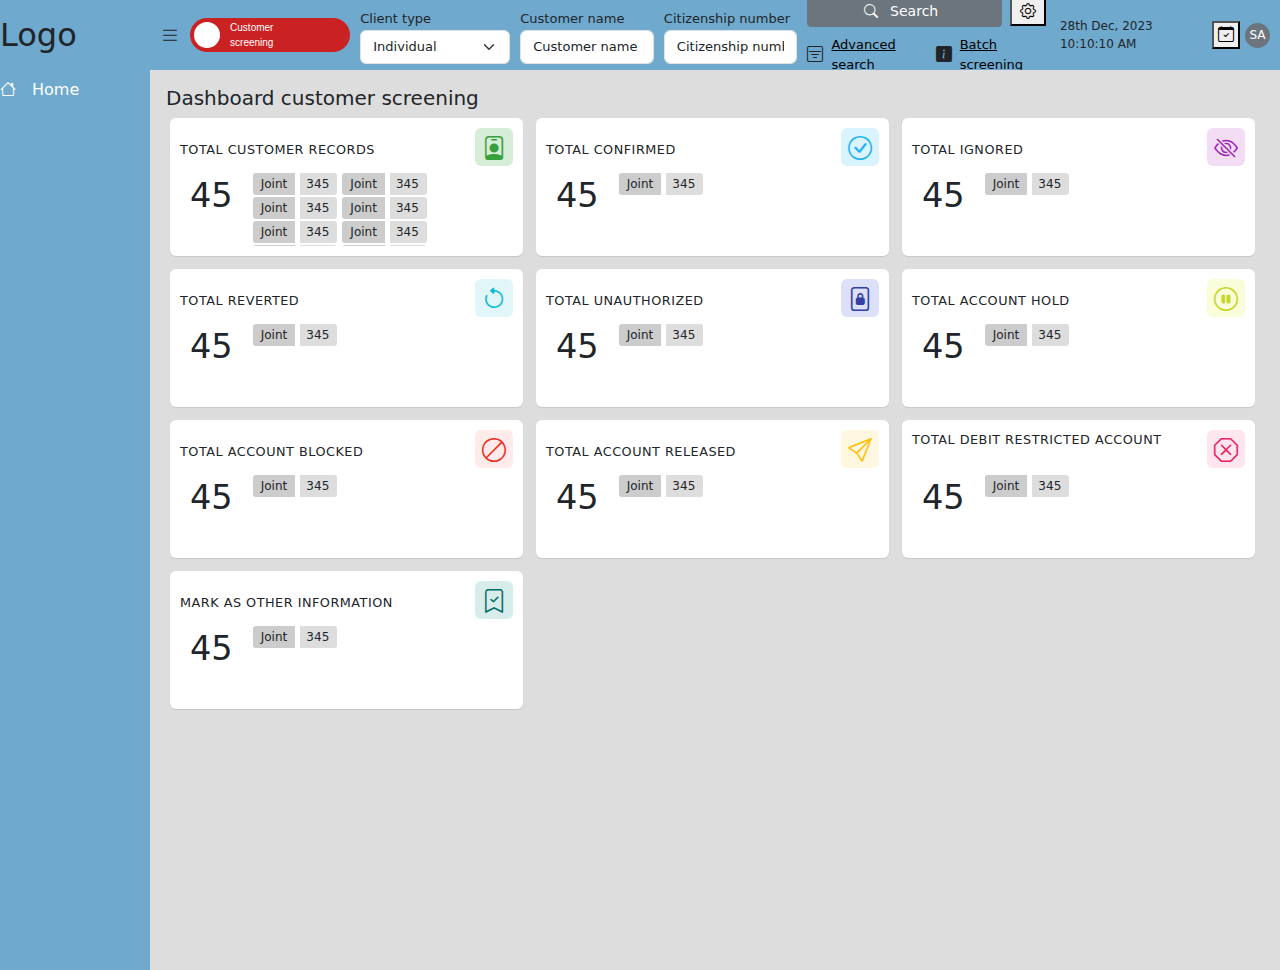
<file: index.html>
<!DOCTYPE html>
<html lang="en">
  <head>
    <meta charset="UTF-8" />
    <meta name="viewport" content="width=device-width, initial-scale=1.0" />
    <title>Freelance</title>

    <!-- Bootstrap CDN -->
    <link
      href="https://cdn.jsdelivr.net/npm/bootstrap@5.3.2/dist/css/bootstrap.min.css"
      rel="stylesheet"
    />

    <!-- Bootstrap icons -->
    <link
      rel="stylesheet"
      href="https://cdn.jsdelivr.net/npm/bootstrap-icons@1.11.2/font/bootstrap-icons.min.css"
    />

    <!-- stylesheet -->
    <link rel="stylesheet" href="css/style.css" />

    <!-- responsive css -->
    <link rel="stylesheet" href="css/responsive.css" />
  </head>
  <body>
    <div class="wrapper">
      <!-- side bar-->
      <nav id="sidebar-wrapper">
        <h2 class="logo">Logo</h2>
        <ul class="sidebar-nav">
          <li>
            <a href="#" class="d-flex gap-3 align-items-center">
              <i class="bi bi-house"></i>
              <span class="nav-title">Home</span></a
            >
          </li>
        </ul>
      </nav>

      <!-- content -->
      <div id="content-wrapper">
        <!-- header starts here-->
        <header>
          <!-- hamburger menu -->
          <i class="bi bi-list" id="menu" style="font-size: 20px"></i>
          <!-- switch starts-->
          <label class="switch">
            <input type="checkbox" id="switch-input" />
            <div class="slider round">
              <!--ADDED HTML -->
              <span class="on">Customer search</span>
              <span class="off">Customer screening</span
              ><!--END-->
            </div>
          </label>
          <!-- switch ends -->

          <!-- form section starts -->
          <div class="select-form">
            <label for="client">Client type</label>
            <select class="form-select" aria-label="Default select example">
              <option value="1">Individual</option>
              <option value="2">Multiple</option>
              <option value="3">Three</option>
            </select>
          </div>

          <div class="cust-form">
            <label for="cust-name">Customer name</label>
            <input
              class="form-control"
              type="text"
              value="Customer name"
              aria-label="customer name"
              readonly
            />
          </div>

          <div class="ctzn">
            <label for="cust-name">Citizenship number</label>
            <input
              class="form-control"
              type="text"
              value="Citizenship number"
              aria-label="Citizenship number"
              readonly
            />
          </div>

          <!-- search button -->
          <div class="search-section">
            <div class="d-flex align-items-center column-gap-2 mb-2">
              <button
                type="button"
                class="btn btn-secondary btn-sm px-4"
                style="width: 195px"
              >
                <i class="bi bi-search"></i>
                <span class="mx-2">Search</span>
              </button>
              <button class="px-2"><i class="bi bi-gear"></i></button>
            </div>

            <div class="d-flex gap-2">
              <div class="d-flex align-items-center gap-2">
                <i class="bi bi-filter-square"></i>
                <a href="#" class="fw-light adv-search-btn"
                  ><p style="font-size: small">Advanced search</p></a
                >
              </div>
              <div class="d-flex align-items-center gap-2">
                <i class="bi bi-info-square-fill"></i>
                <a href="#" class="fw-light"
                  ><p style="font-size: small">Batch screening</p></a
                >
              </div>
            </div>
          </div>
          <!-- form section ends  -->

          <!-- user section -->
          <div class="user-section">
            <div class="date-time">
              <span style="font-size: 12px">28th Dec, 2023 10:10:10 AM</span>
              <button class="px-1"><i class="bi bi-calendar-check"></i></button>
              <div class="user-inititals" id="user-name">
                <p>SA</p>
              </div>
            </div>

            <!-- user details -->
            <div class="hide" id="user-details">
              <div class="user">
                <div class="user-inititals">
                  <p>SA</p>
                </div>
                <div>
                  <h5>Super Admin</h5>
                  <p>superadmin@digitalagenepal.com</p>
                </div>
              </div>

              <div class="user d-flex flex-column row-gap-2">
                <div class="d-flex column-gap-4 align-items-center">
                  <i class="bi bi-gear"></i>
                  <a href="#">Profile</a>
                </div>
                <div class="d-flex column-gap-4 align-items-center">
                  <i class="bi bi-info-circle-fill"></i>
                  <a href="#">About CFPDS</a>
                </div>
              </div>

              <div class="user d-flex column-gap-4">
                <i class="bi bi-box-arrow-right"></i>
                <a href="#">Logout</a>
              </div>
            </div>
          </div>

          <!-- right hamburger menu -->

          <!-- offcanvas -->
          <nav class="navbar offcanvas-sidebar p-0">
            <div class="container-fluid">
              <div
                type="button"
                data-bs-toggle="offcanvas"
                data-bs-target="#offcanvasNavbar"
                aria-controls="offcanvasNavbar"
                aria-label="Toggle navigation"
              >
                <i
                  class="bi bi-list"
                  id="right-menu"
                  style="cursor: pointer; font-size: 20px"
                ></i>
              </div>
              <div
                class="offcanvas offcanvas-end"
                tabindex="-1"
                id="offcanvasNavbar"
                aria-labelledby="offcanvasNavbarLabel"
              >
                <div class="offcanvas-header">
                  <div
                    class="mob-date-time d-flex flex-row-reverse column-gap-2"
                  >
                    <span style="font-size: 12px"
                      >28th Dec, 2023 10:10:10 AM</span
                    >
                    <button class="px-1">
                      <i class="bi bi-calendar-check"></i>
                    </button>
                    <div class="user-inititals" id="user-name">
                      <p>SA</p>
                    </div>
                  </div>
                  <button
                    style="display: flex; margin-left: auto"
                    type="button"
                    class="btn-close"
                    data-bs-dismiss="offcanvas"
                    aria-label="Close"
                  ></button>
                </div>
                <div class="offcanvas-body">
                  <div class="row">
                    <div class="col-6">
                      <div class="mob-select-form">
                        <label for="client">Client type</label>
                        <select
                          class="form-select"
                          aria-label="Default select example"
                        >
                          <option value="1">Individual</option>
                          <option value="2">Multiple</option>
                          <option value="3">Three</option>
                        </select>
                      </div>
                    </div>

                    <div class="col-6">
                      <div class="mob-cust-form">
                        <label for="cust-name">Customer name</label>
                        <input
                          class="form-control"
                          type="text"
                          value="Customer name"
                          aria-label="customer name"
                          readonly
                        />
                      </div>
                    </div>

                    <div class="col-6">
                      <div class="mob-ctzn">
                        <label for="cust-name">Citizenship number</label>
                        <input
                          class="form-control"
                          type="text"
                          value="Citizenship number"
                          aria-label="Citizenship number"
                          readonly
                        />
                      </div>
                    </div>

                    <div class="col-6">
                      <button
                        type="button"
                        class="btn btn-secondary btn-sm px-4 my-2"
                        style="width: 100%"
                      >
                        <i class="bi bi-search"></i>
                        <span class="mx-2">Search</span>
                      </button>
                      <div class="d-flex align-items-center gap-2">
                        <i class="bi bi-filter-square"></i>
                        <a href="#" class="fw-light adv-search-btn"
                          ><p style="font-size: small">Advanced search</p></a
                        >
                      </div>
                    </div>
                  </div>
                </div>
              </div>
            </div>
          </nav>
          <!-- offcanvas ends -->
        </header>
        <!-- header ends here-->

        <div class="content">
          <!-- Dashboard customer screening starts-->
          <div id="customer-screening">
            <h5>Dashboard customer screening</h5>

            <!-- card box start -->
            <div class="cards">
              <div class="container-fluid">
                <div class="row">
                  <!-- first box -->
                  <div class="col-md-4 col-sm-4 col-xs-12 gx-2 gy-2">
                    <div class="info-block">
                      <div class="d-flex">
                        <div
                          class="flex-grow-1 align-self-center info-block-title"
                        >
                          Total Customer Records
                        </div>
                        <div
                          class="info-icon"
                          style="color: #389f3d; background-color: #d6edd8"
                        >
                          <i class="bi bi-person-badge"></i>
                        </div>
                      </div>

                      <div class="pill-count">45</div>
                      <div class="pill-holder">
                        <div class="info-pill">
                          <div class="info-pill-title">Joint</div>
                          <div class="info-pill-count">345</div>
                        </div>

                        <div class="info-pill">
                          <div class="info-pill-title">Joint</div>
                          <div class="info-pill-count">345</div>
                        </div>
                        <div class="info-pill">
                          <div class="info-pill-title">Joint</div>
                          <div class="info-pill-count">345</div>
                        </div>
                        <div class="info-pill">
                          <div class="info-pill-title">Joint</div>
                          <div class="info-pill-count">345</div>
                        </div>
                        <div class="info-pill">
                          <div class="info-pill-title">Joint</div>
                          <div class="info-pill-count">345</div>
                        </div>
                        <div class="info-pill">
                          <div class="info-pill-title">Joint</div>
                          <div class="info-pill-count">345</div>
                        </div>
                        <div class="info-pill">
                          <div class="info-pill-title">Joint</div>
                          <div class="info-pill-count">345</div>
                        </div>
                        <div class="info-pill">
                          <div class="info-pill-title">Joint</div>
                          <div class="info-pill-count">345</div>
                        </div>
                        <div class="info-pill">
                          <div class="info-pill-title">Joint</div>
                          <div class="info-pill-count">345</div>
                        </div>
                        <div class="info-pill">
                          <div class="info-pill-title">Joint</div>
                          <div class="info-pill-count">345</div>
                        </div>
                        <div class="info-pill">
                          <div class="info-pill-title">Joint</div>
                          <div class="info-pill-count">345</div>
                        </div>
                        <div class="info-pill">
                          <div class="info-pill-title">Joint</div>
                          <div class="info-pill-count">345</div>
                        </div>
                        <div class="info-pill">
                          <div class="info-pill-title">Joint</div>
                          <div class="info-pill-count">345</div>
                        </div>
                        <div class="info-pill">
                          <div class="info-pill-title">Joint</div>
                          <div class="info-pill-count">345</div>
                        </div>
                        <div class="info-pill">
                          <div class="info-pill-title">Joint</div>
                          <div class="info-pill-count">345</div>
                        </div>
                        <div class="info-pill">
                          <div class="info-pill-title">Joint</div>
                          <div class="info-pill-count">345</div>
                        </div>
                        <div class="info-pill">
                          <div class="info-pill-title">Joint</div>
                          <div class="info-pill-count">345</div>
                        </div>
                        <div class="info-pill">
                          <div class="info-pill-title">Joint</div>
                          <div class="info-pill-count">345</div>
                        </div>
                        <div class="info-pill">
                          <div class="info-pill-title">Joint</div>
                          <div class="info-pill-count">345</div>
                        </div>
                      </div>
                    </div>
                  </div>

                  <!-- second box -->
                  <div class="col-md-4 col-sm-4 col-xs-12 gx-2 gy-2">
                    <div class="info-block">
                      <div class="d-flex">
                        <div
                          class="flex-grow-1 align-self-center info-block-title"
                        >
                          Total Confirmed
                        </div>
                        <div
                          class="info-icon"
                          style="color: #1fb2f3; background-color: #daf4ff"
                        >
                          <i class="bi bi-check-circle"></i>
                        </div>
                      </div>

                      <div class="pill-count">45</div>
                      <div class="pill-holder">
                        <div class="info-pill">
                          <div class="info-pill-title">Joint</div>
                          <div class="info-pill-count">345</div>
                        </div>
                      </div>
                    </div>
                  </div>

                  <!-- third box -->
                  <div class="col-md-4 col-sm-4 col-xs-12 gx-2 gy-2">
                    <div class="info-block">
                      <div class="d-flex">
                        <div
                          class="flex-grow-1 align-self-center info-block-title"
                        >
                          Total Ignored
                        </div>
                        <div
                          class="info-icon"
                          style="color: #9d27b0; background-color: #f3ddf5"
                        >
                          <i class="bi bi-eye-slash"></i>
                        </div>
                      </div>

                      <div class="pill-count">45</div>
                      <div class="pill-holder">
                        <div class="info-pill">
                          <div class="info-pill-title">Joint</div>
                          <div class="info-pill-count">345</div>
                        </div>
                      </div>
                    </div>
                  </div>

                  <!-- 4th box -->
                  <div class="col-md-4 col-sm-4 col-xs-12 gx-2 gy-2">
                    <div class="info-block">
                      <div class="d-flex">
                        <div
                          class="flex-grow-1 align-self-center info-block-title"
                        >
                          Total Reverted
                        </div>
                        <div
                          class="info-icon"
                          style="color: #01bcd7; background-color: #e0f6f9"
                        >
                          <i class="bi bi-arrow-counterclockwise"></i>
                        </div>
                      </div>

                      <div class="pill-count">45</div>
                      <div class="pill-holder">
                        <div class="info-pill">
                          <div class="info-pill-title">Joint</div>
                          <div class="info-pill-count">345</div>
                        </div>
                      </div>
                    </div>
                  </div>

                  <!-- 5th box-->
                  <div class="col-md-4 col-sm-4 col-xs-12 gx-2 gy-2">
                    <div class="info-block">
                      <div class="d-flex">
                        <div
                          class="flex-grow-1 align-self-center info-block-title"
                        >
                          Total Unauthorized
                        </div>
                        <div
                          class="info-icon"
                          style="color: #3141a4; background-color: #dce0f9"
                        >
                          <i class="bi bi-file-lock2"></i>
                        </div>
                      </div>

                      <div class="pill-count">45</div>
                      <div class="pill-holder">
                        <div class="info-pill">
                          <div class="info-pill-title">Joint</div>
                          <div class="info-pill-count">345</div>
                        </div>
                      </div>
                    </div>
                  </div>

                  <!-- 6th box -->
                  <div class="col-md-4 col-sm-4 col-xs-12 gx-2 gy-2">
                    <div class="info-block">
                      <div class="d-flex">
                        <div
                          class="flex-grow-1 align-self-center info-block-title"
                        >
                          Total Account Hold
                        </div>
                        <div
                          class="info-icon"
                          style="color: #c5d626; background-color: #fafdd9"
                        >
                          <i class="bi bi-pause-circle"></i>
                        </div>
                      </div>

                      <div class="pill-count">45</div>
                      <div class="pill-holder">
                        <div class="info-pill">
                          <div class="info-pill-title">Joint</div>
                          <div class="info-pill-count">345</div>
                        </div>
                      </div>
                    </div>
                  </div>

                  <!-- 7th box -->
                  <div class="col-md-4 col-sm-4 col-xs-12 gx-2 gy-2">
                    <div class="info-block">
                      <div class="d-flex">
                        <div
                          class="flex-grow-1 align-self-center info-block-title"
                        >
                          Total Account Blocked
                        </div>
                        <div
                          class="info-icon"
                          style="color: #ee2d20; background-color: #ffebea"
                        >
                          <i class="bi bi-ban"></i>
                        </div>
                      </div>

                      <div class="pill-count">45</div>
                      <div class="pill-holder">
                        <div class="info-pill">
                          <div class="info-pill-title">Joint</div>
                          <div class="info-pill-count">345</div>
                        </div>
                      </div>
                    </div>
                  </div>

                  <!-- 8th box -->
                  <div class="col-md-4 col-sm-4 col-xs-12 gx-2 gy-2">
                    <div class="info-block">
                      <div class="d-flex">
                        <div
                          class="flex-grow-1 align-self-center info-block-title"
                        >
                          Total Account Released
                        </div>
                        <div
                          class="info-icon"
                          style="color: #ffc108; background-color: #fff7df"
                        >
                          <i class="bi bi-send"></i>
                        </div>
                      </div>

                      <div class="pill-count">45</div>
                      <div class="pill-holder">
                        <div class="info-pill">
                          <div class="info-pill-title">Joint</div>
                          <div class="info-pill-count">345</div>
                        </div>
                      </div>
                    </div>
                  </div>

                  <!-- 9th box -->
                  <div class="col-md-4 col-sm-4 col-xs-12 gx-2 gy-2">
                    <div class="info-block">
                      <div class="d-flex">
                        <div class="flex-grow-1 info-block-title">
                          Total Debit Restricted Account
                        </div>
                        <div
                          class="info-icon"
                          style="color: #ea2063; background-color: #ffe6ee"
                        >
                          <i class="bi bi-x-octagon"></i>
                        </div>
                      </div>

                      <div class="pill-count">45</div>
                      <div class="pill-holder">
                        <div class="info-pill">
                          <div class="info-pill-title">Joint</div>
                          <div class="info-pill-count">345</div>
                        </div>
                      </div>
                    </div>
                  </div>

                  <!-- 10th box -->
                  <div class="col-md-4 col-sm-4 col-xs-12 gx-2 gy-2">
                    <div class="info-block">
                      <div class="d-flex">
                        <div
                          class="flex-grow-1 align-self-center info-block-title"
                        >
                          Mark As Other Information
                        </div>
                        <div
                          class="info-icon"
                          style="color: #037066; background-color: #d7edeb"
                        >
                          <i class="bi bi-bookmark-check"></i>
                        </div>
                      </div>

                      <div class="pill-count">45</div>
                      <div class="pill-holder">
                        <div class="info-pill">
                          <div class="info-pill-title">Joint</div>
                          <div class="info-pill-count">345</div>
                        </div>
                      </div>
                    </div>
                  </div>
                </div>
              </div>
            </div>
            <!-- card box ends -->
          </div>
          <!-- Dashboard customer screening ends-->

          <!-- Dashboard customer search starts-->
          <div id="customer-search" class="hide">
            <h5>Dashboard customer search</h5>
          </div>
          <!-- Dashboard customer search ends-->

          <!-- Advanced search form -->
          <div id="adv-search" class="hide">
            <div class="container-fluid">
              <div class="row">
                <div class="col-12 col-sm-6 col-md-3">
                  <label for="code">Screening code</label>
                  <input
                    class="form-control form-control-lg"
                    type="text"
                    placeholder="Screening code"
                  />
                </div>
                <div class="col-12 col-sm-6 col-md-3">
                  <label for="code">Minimum percentage tolerance</label>
                  <input
                    class="form-control form-control-lg"
                    type="text"
                    placeholder="Minimum percentage tolerance"
                  />
                </div>
                <div class="col-12 col-sm-6 col-md-3">
                  <label for="code">Country</label>
                  <input
                    class="form-control form-control-lg"
                    type="text"
                    placeholder="Country"
                  />
                </div>
                <div class="col-12 col-sm-6 col-md-3">
                  <label for="code">Spouse name</label>
                  <input
                    class="form-control form-control-lg"
                    type="text"
                    placeholder="Spouse name"
                  />
                </div>
              </div>

              <div class="row">
                <div class="col-12 col-sm-6 col-md-3">
                  <label for="code">Father name</label>
                  <input
                    class="form-control form-control-lg"
                    type="text"
                    placeholder="Father name"
                  />
                </div>
                <div class="col-12 col-sm-6 col-md-3">
                  <label for="code">Minimum percentage tolerance</label>
                  <input
                    class="form-control form-control-lg"
                    type="text"
                    placeholder="Minimum percentage tolerance"
                  />
                </div>
                <div class="col-12 col-sm-6 col-md-3">
                  <label for="code">Country</label>
                  <input
                    class="form-control form-control-lg"
                    type="text"
                    placeholder="Country"
                  />
                </div>
                <div class="col-12 col-sm-6 col-md-3">
                  <label for="code">Spouse name</label>
                  <input
                    class="form-control form-control-lg"
                    type="text"
                    placeholder="Spouse name"
                  />
                </div>
              </div>

              <div class="row">
                <div class="col-12 col-sm-6 col-md-3">
                  <label for="code">Screening code</label>
                  <input
                    class="form-control form-control-lg"
                    type="text"
                    placeholder="Screening code"
                  />
                </div>
                <div class="col-12 col-sm-6 col-md-3">
                  <label for="code">Minimum percentage tolerance</label>
                  <input
                    class="form-control form-control-lg"
                    type="text"
                    placeholder="Minimum percentage tolerance"
                  />
                </div>
                <div class="col-12 col-sm-6 col-md-3">
                  <label for="code">Country</label>
                  <input
                    class="form-control form-control-lg"
                    type="text"
                    placeholder="Country"
                  />
                </div>
                <div class="col-12 col-sm-6 col-md-3">
                  <label for="code">Spouse name</label>
                  <input
                    class="form-control form-control-lg"
                    type="text"
                    placeholder="Spouse name"
                  />
                </div>
              </div>

              <div class="row">
                <div class="col-12 col-sm-6 col-md-3">
                  <label for="code">Screening code</label>
                  <input
                    class="form-control form-control-lg"
                    type="text"
                    placeholder="Screening code"
                  />
                </div>
                <div class="col-12 col-sm-6 col-md-3">
                  <label for="code">Minimum percentage tolerance</label>
                  <input
                    class="form-control form-control-lg"
                    type="text"
                    placeholder="Minimum percentage tolerance"
                  />
                </div>
                <div class="col-12 col-sm-6 col-md-3">
                  <label for="code">Country</label>
                  <input
                    class="form-control form-control-lg"
                    type="text"
                    placeholder="Country"
                  />
                </div>
                <div class="col-12 col-sm-6 col-md-3">
                  <label for="code">Spouse name</label>
                  <input
                    class="form-control form-control-lg"
                    type="text"
                    placeholder="Spouse name"
                  />
                </div>
              </div>

              <div class="d-flex column-gap-2 justify-content-end mt-4">
                <button class="btn btn-secondary">Search</button>
                <button class="btn btn-secondary">Reset</button>
              </div>
            </div>
          </div>
          <!-- advanced search form ends -->
        </div>
        <!-- content ends -->
      </div>
    </div>
    <!-- wrapper ends -->

    <!-- Bootstrap CDN -->
    <script src="https://cdn.jsdelivr.net/npm/bootstrap@5.3.2/dist/js/bootstrap.bundle.min.js"></script>

    <!-- jQuery CDN -->
    <script src="https://code.jquery.com/jquery-3.6.4.min.js"></script>

    <!-- Script JS -->
    <script src="js/script.js"></script>
  </body>
</html>
</file>
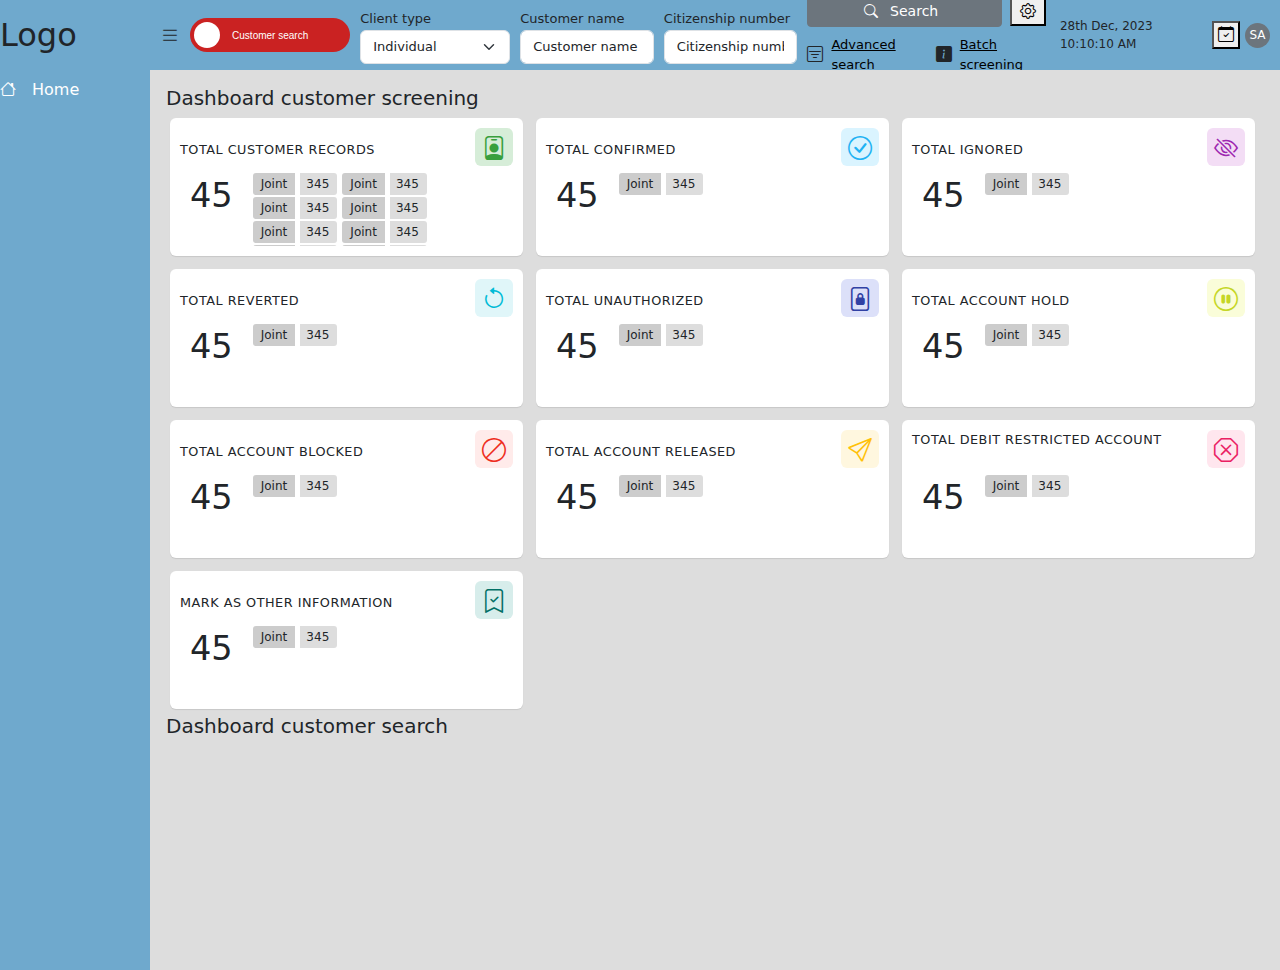
<file: index-2.html>
<!DOCTYPE html>
<html lang="en">
  <head>
    <meta charset="UTF-8" />
    <meta name="viewport" content="width=device-width, initial-scale=1.0" />
    <title>Freelance</title>

    <!-- Bootstrap CDN -->
    <link
      href="https://cdn.jsdelivr.net/npm/bootstrap@5.3.2/dist/css/bootstrap.min.css"
      rel="stylesheet"
    />

    <!-- Bootstrap icons -->
    <link
      rel="stylesheet"
      href="https://cdn.jsdelivr.net/npm/bootstrap-icons@1.11.2/font/bootstrap-icons.min.css"
    />

    <!-- stylesheet -->
    <link rel="stylesheet" href="css/style.css" />

    <!-- responsive css -->
    <link rel="stylesheet" href="css/responsive.css" />
  </head>
  <body>
    <div class="wrapper">
      <!-- side bar-->
      <nav id="sidebar-wrapper">
        <h2 class="logo">Logo</h2>
        <ul class="sidebar-nav">
          <li>
            <a href="#" class="d-flex gap-3 align-items-center">
              <i class="bi bi-house"></i>
              <span class="nav-title">Home</span></a
            >
          </li>
        </ul>
      </nav>

      <!-- content -->
      <div id="content-wrapper">
        <!-- header starts here-->
        <header>
          <!-- hamburger menu -->
          <i class="bi bi-list" id="menu" style="font-size: 20px"></i>
          <!-- switch starts-->
          <label class="switch">
            <input type="checkbox" class="switch-input" />
            <div class="slider round">
              <!--ADDED HTML -->
              <span class="off">Customer search</span>
              <span class="on">Customer screening</span
              ><!--END-->
            </div>
          </label>
          <!-- switch ends -->

          <!-- form section starts -->
          <div class="select-form">
            <label for="client">Client type</label>
            <select class="form-select" aria-label="Default select example">
              <option value="1">Individual</option>
              <option value="2">Multiple</option>
              <option value="3">Three</option>
            </select>
          </div>

          <div class="cust-form">
            <label for="cust-name">Customer name</label>
            <input
              class="form-control"
              type="text"
              value="Customer name"
              aria-label="customer name"
              readonly
            />
          </div>

          <div class="ctzn">
            <label for="cust-name">Citizenship number</label>
            <input
              class="form-control"
              type="text"
              value="Citizenship number"
              aria-label="Citizenship number"
              readonly
            />
          </div>

          <!-- search button -->
          <div class="search-section">
            <div class="d-flex align-items-center column-gap-2 mb-2">
              <button
                type="button"
                class="btn btn-secondary btn-sm px-4"
                style="width: 195px"
              >
                <i class="bi bi-search"></i>
                <span class="mx-2">Search</span>
              </button>
              <button class="px-2"><i class="bi bi-gear"></i></button>
            </div>

            <div class="d-flex gap-2">
              <div class="d-flex align-items-center gap-2">
                <i class="bi bi-filter-square"></i>
                <a href="#" class="fw-light adv-search-btn"
                  ><p style="font-size: small">Advanced search</p></a
                >
              </div>
              <div class="d-flex align-items-center gap-2">
                <i class="bi bi-info-square-fill"></i>
                <a href="#" class="fw-light"
                  ><p style="font-size: small">Batch screening</p></a
                >
              </div>
            </div>
          </div>
          <!-- form section ends  -->

          <!-- user section -->
          <div class="user-section">
            <div class="date-time">
              <span style="font-size: 12px">28th Dec, 2023 10:10:10 AM</span>
              <button class="px-1"><i class="bi bi-calendar-check"></i></button>
              <div class="user-inititals" id="user-name">
                <p>SA</p>
              </div>
            </div>

            <!-- user details -->
            <div class="hide" id="user-details">
              <div class="user">
                <div class="user-inititals">
                  <p>SA</p>
                </div>
                <div>
                  <h5>Super Admin</h5>
                  <p>superadmin@digitalagenepal.com</p>
                </div>
              </div>

              <div class="user d-flex flex-column row-gap-2">
                <div class="d-flex column-gap-4 align-items-center">
                  <i class="bi bi-gear"></i>
                  <a href="#">Profile</a>
                </div>
                <div class="d-flex column-gap-4 align-items-center">
                  <i class="bi bi-info-circle-fill"></i>
                  <a href="#">About CFPDS</a>
                </div>
              </div>

              <div class="user d-flex column-gap-4">
                <i class="bi bi-box-arrow-right"></i>
                <a href="#">Logout</a>
              </div>
            </div>
          </div>

          <!-- right hamburger menu -->

          <!-- offcanvas -->
          <nav class="navbar offcanvas-sidebar p-0">
            <div class="container-fluid">
              <div
                type="button"
                data-bs-toggle="offcanvas"
                data-bs-target="#offcanvasNavbar"
                aria-controls="offcanvasNavbar"
                aria-label="Toggle navigation"
              >
                <i
                  class="bi bi-list"
                  id="right-menu"
                  style="cursor: pointer; font-size: 20px"
                ></i>
              </div>
              <div
                class="offcanvas offcanvas-end"
                tabindex="-1"
                id="offcanvasNavbar"
                aria-labelledby="offcanvasNavbarLabel"
              >
                <div class="offcanvas-header">
                  <div
                    class="mob-date-time d-flex flex-row-reverse column-gap-2"
                  >
                    <span style="font-size: 12px"
                      >28th Dec, 2023 10:10:10 AM</span
                    >
                    <button class="px-1">
                      <i class="bi bi-calendar-check"></i>
                    </button>
                    <div class="user-inititals" id="user-name">
                      <p>SA</p>
                    </div>
                  </div>
                  <button
                    style="display: flex; margin-left: auto"
                    type="button"
                    class="btn-close"
                    data-bs-dismiss="offcanvas"
                    aria-label="Close"
                  ></button>
                </div>
                <div class="offcanvas-body">
                  <div class="row">
                    <div class="col-6">
                      <div class="mob-select-form">
                        <label for="client">Client type</label>
                        <select
                          class="form-select"
                          aria-label="Default select example"
                        >
                          <option value="1">Individual</option>
                          <option value="2">Multiple</option>
                          <option value="3">Three</option>
                        </select>
                      </div>
                    </div>

                    <div class="col-6">
                      <div class="mob-cust-form">
                        <label for="cust-name">Customer name</label>
                        <input
                          class="form-control"
                          type="text"
                          value="Customer name"
                          aria-label="customer name"
                          readonly
                        />
                      </div>
                    </div>

                    <div class="col-6">
                      <div class="mob-ctzn">
                        <label for="cust-name">Citizenship number</label>
                        <input
                          class="form-control"
                          type="text"
                          value="Citizenship number"
                          aria-label="Citizenship number"
                          readonly
                        />
                      </div>
                    </div>

                    <div class="col-6">
                      <button
                        type="button"
                        class="btn btn-secondary btn-sm px-4 my-2"
                        style="width: 100%"
                      >
                        <i class="bi bi-search"></i>
                        <span class="mx-2">Search</span>
                      </button>
                      <div class="d-flex align-items-center gap-2">
                        <i class="bi bi-filter-square"></i>
                        <a href="#" class="fw-light adv-search-btn"
                          ><p style="font-size: small">Advanced search</p></a
                        >
                      </div>
                    </div>
                  </div>
                </div>
              </div>
            </div>
          </nav>
          <!-- offcanvas ends -->
        </header>
        <!-- header ends here-->

        <div class="content">
          <!-- Dashboard customer screening starts-->
          <div class="customer-screening">
            <h5>Dashboard customer screening</h5>

            <!-- card box start -->
            <div class="cards">
              <div class="container-fluid">
                <div class="row">
                  <!-- first box -->
                  <div class="col-md-4 col-sm-4 col-xs-12 gx-2 gy-2">
                    <div class="info-block">
                      <div class="d-flex">
                        <div
                          class="flex-grow-1 align-self-center info-block-title"
                        >
                          Total Customer Records
                        </div>
                        <div
                          class="info-icon"
                          style="color: #389f3d; background-color: #d6edd8"
                        >
                          <i class="bi bi-person-badge"></i>
                        </div>
                      </div>

                      <div class="pill-count">45</div>
                      <div class="pill-holder">
                        <div class="info-pill">
                          <div class="info-pill-title">Joint</div>
                          <div class="info-pill-count">345</div>
                        </div>

                        <div class="info-pill">
                          <div class="info-pill-title">Joint</div>
                          <div class="info-pill-count">345</div>
                        </div>
                        <div class="info-pill">
                          <div class="info-pill-title">Joint</div>
                          <div class="info-pill-count">345</div>
                        </div>
                        <div class="info-pill">
                          <div class="info-pill-title">Joint</div>
                          <div class="info-pill-count">345</div>
                        </div>
                        <div class="info-pill">
                          <div class="info-pill-title">Joint</div>
                          <div class="info-pill-count">345</div>
                        </div>
                        <div class="info-pill">
                          <div class="info-pill-title">Joint</div>
                          <div class="info-pill-count">345</div>
                        </div>
                        <div class="info-pill">
                          <div class="info-pill-title">Joint</div>
                          <div class="info-pill-count">345</div>
                        </div>
                        <div class="info-pill">
                          <div class="info-pill-title">Joint</div>
                          <div class="info-pill-count">345</div>
                        </div>
                        <div class="info-pill">
                          <div class="info-pill-title">Joint</div>
                          <div class="info-pill-count">345</div>
                        </div>
                        <div class="info-pill">
                          <div class="info-pill-title">Joint</div>
                          <div class="info-pill-count">345</div>
                        </div>
                        <div class="info-pill">
                          <div class="info-pill-title">Joint</div>
                          <div class="info-pill-count">345</div>
                        </div>
                        <div class="info-pill">
                          <div class="info-pill-title">Joint</div>
                          <div class="info-pill-count">345</div>
                        </div>
                        <div class="info-pill">
                          <div class="info-pill-title">Joint</div>
                          <div class="info-pill-count">345</div>
                        </div>
                        <div class="info-pill">
                          <div class="info-pill-title">Joint</div>
                          <div class="info-pill-count">345</div>
                        </div>
                        <div class="info-pill">
                          <div class="info-pill-title">Joint</div>
                          <div class="info-pill-count">345</div>
                        </div>
                        <div class="info-pill">
                          <div class="info-pill-title">Joint</div>
                          <div class="info-pill-count">345</div>
                        </div>
                        <div class="info-pill">
                          <div class="info-pill-title">Joint</div>
                          <div class="info-pill-count">345</div>
                        </div>
                        <div class="info-pill">
                          <div class="info-pill-title">Joint</div>
                          <div class="info-pill-count">345</div>
                        </div>
                        <div class="info-pill">
                          <div class="info-pill-title">Joint</div>
                          <div class="info-pill-count">345</div>
                        </div>
                      </div>
                    </div>
                  </div>

                  <!-- second box -->
                  <div class="col-md-4 col-sm-4 col-xs-12 gx-2 gy-2">
                    <div class="info-block">
                      <div class="d-flex">
                        <div
                          class="flex-grow-1 align-self-center info-block-title"
                        >
                          Total Confirmed
                        </div>
                        <div
                          class="info-icon"
                          style="color: #1fb2f3; background-color: #daf4ff"
                        >
                          <i class="bi bi-check-circle"></i>
                        </div>
                      </div>

                      <div class="pill-count">45</div>
                      <div class="pill-holder">
                        <div class="info-pill">
                          <div class="info-pill-title">Joint</div>
                          <div class="info-pill-count">345</div>
                        </div>
                      </div>
                    </div>
                  </div>

                  <!-- third box -->
                  <div class="col-md-4 col-sm-4 col-xs-12 gx-2 gy-2">
                    <div class="info-block">
                      <div class="d-flex">
                        <div
                          class="flex-grow-1 align-self-center info-block-title"
                        >
                          Total Ignored
                        </div>
                        <div
                          class="info-icon"
                          style="color: #9d27b0; background-color: #f3ddf5"
                        >
                          <i class="bi bi-eye-slash"></i>
                        </div>
                      </div>

                      <div class="pill-count">45</div>
                      <div class="pill-holder">
                        <div class="info-pill">
                          <div class="info-pill-title">Joint</div>
                          <div class="info-pill-count">345</div>
                        </div>
                      </div>
                    </div>
                  </div>

                  <!-- 4th box -->
                  <div class="col-md-4 col-sm-4 col-xs-12 gx-2 gy-2">
                    <div class="info-block">
                      <div class="d-flex">
                        <div
                          class="flex-grow-1 align-self-center info-block-title"
                        >
                          Total Reverted
                        </div>
                        <div
                          class="info-icon"
                          style="color: #01bcd7; background-color: #e0f6f9"
                        >
                          <i class="bi bi-arrow-counterclockwise"></i>
                        </div>
                      </div>

                      <div class="pill-count">45</div>
                      <div class="pill-holder">
                        <div class="info-pill">
                          <div class="info-pill-title">Joint</div>
                          <div class="info-pill-count">345</div>
                        </div>
                      </div>
                    </div>
                  </div>

                  <!-- 5th box-->
                  <div class="col-md-4 col-sm-4 col-xs-12 gx-2 gy-2">
                    <div class="info-block">
                      <div class="d-flex">
                        <div
                          class="flex-grow-1 align-self-center info-block-title"
                        >
                          Total Unauthorized
                        </div>
                        <div
                          class="info-icon"
                          style="color: #3141a4; background-color: #dce0f9"
                        >
                          <i class="bi bi-file-lock2"></i>
                        </div>
                      </div>

                      <div class="pill-count">45</div>
                      <div class="pill-holder">
                        <div class="info-pill">
                          <div class="info-pill-title">Joint</div>
                          <div class="info-pill-count">345</div>
                        </div>
                      </div>
                    </div>
                  </div>

                  <!-- 6th box -->
                  <div class="col-md-4 col-sm-4 col-xs-12 gx-2 gy-2">
                    <div class="info-block">
                      <div class="d-flex">
                        <div
                          class="flex-grow-1 align-self-center info-block-title"
                        >
                          Total Account Hold
                        </div>
                        <div
                          class="info-icon"
                          style="color: #c5d626; background-color: #fafdd9"
                        >
                          <i class="bi bi-pause-circle"></i>
                        </div>
                      </div>

                      <div class="pill-count">45</div>
                      <div class="pill-holder">
                        <div class="info-pill">
                          <div class="info-pill-title">Joint</div>
                          <div class="info-pill-count">345</div>
                        </div>
                      </div>
                    </div>
                  </div>

                  <!-- 7th box -->
                  <div class="col-md-4 col-sm-4 col-xs-12 gx-2 gy-2">
                    <div class="info-block">
                      <div class="d-flex">
                        <div
                          class="flex-grow-1 align-self-center info-block-title"
                        >
                          Total Account Blocked
                        </div>
                        <div
                          class="info-icon"
                          style="color: #ee2d20; background-color: #ffebea"
                        >
                          <i class="bi bi-ban"></i>
                        </div>
                      </div>

                      <div class="pill-count">45</div>
                      <div class="pill-holder">
                        <div class="info-pill">
                          <div class="info-pill-title">Joint</div>
                          <div class="info-pill-count">345</div>
                        </div>
                      </div>
                    </div>
                  </div>

                  <!-- 8th box -->
                  <div class="col-md-4 col-sm-4 col-xs-12 gx-2 gy-2">
                    <div class="info-block">
                      <div class="d-flex">
                        <div
                          class="flex-grow-1 align-self-center info-block-title"
                        >
                          Total Account Released
                        </div>
                        <div
                          class="info-icon"
                          style="color: #ffc108; background-color: #fff7df"
                        >
                          <i class="bi bi-send"></i>
                        </div>
                      </div>

                      <div class="pill-count">45</div>
                      <div class="pill-holder">
                        <div class="info-pill">
                          <div class="info-pill-title">Joint</div>
                          <div class="info-pill-count">345</div>
                        </div>
                      </div>
                    </div>
                  </div>

                  <!-- 9th box -->
                  <div class="col-md-4 col-sm-4 col-xs-12 gx-2 gy-2">
                    <div class="info-block">
                      <div class="d-flex">
                        <div class="flex-grow-1 info-block-title">
                          Total Debit Restricted Account
                        </div>
                        <div
                          class="info-icon"
                          style="color: #ea2063; background-color: #ffe6ee"
                        >
                          <i class="bi bi-x-octagon"></i>
                        </div>
                      </div>

                      <div class="pill-count">45</div>
                      <div class="pill-holder">
                        <div class="info-pill">
                          <div class="info-pill-title">Joint</div>
                          <div class="info-pill-count">345</div>
                        </div>
                      </div>
                    </div>
                  </div>

                  <!-- 10th box -->
                  <div class="col-md-4 col-sm-4 col-xs-12 gx-2 gy-2">
                    <div class="info-block">
                      <div class="d-flex">
                        <div
                          class="flex-grow-1 align-self-center info-block-title"
                        >
                          Mark As Other Information
                        </div>
                        <div
                          class="info-icon"
                          style="color: #037066; background-color: #d7edeb"
                        >
                          <i class="bi bi-bookmark-check"></i>
                        </div>
                      </div>

                      <div class="pill-count">45</div>
                      <div class="pill-holder">
                        <div class="info-pill">
                          <div class="info-pill-title">Joint</div>
                          <div class="info-pill-count">345</div>
                        </div>
                      </div>
                    </div>
                  </div>
                </div>
              </div>
            </div>
            <!-- card box ends -->
          </div>
          <!-- Dashboard customer screening ends-->

          <!-- Dashboard customer search starts-->
          <div class="customer-search" class="hide">
            <h5>Dashboard customer search</h5>
          </div>
          <!-- Dashboard customer search ends-->

          <!-- Advanced search form -->
          <div id="adv-search" class="hide">
            <div class="container-fluid">
              <div class="row">
                <div class="col-12 col-sm-6 col-md-3">
                  <label for="code">Screening code</label>
                  <input
                    class="form-control form-control-lg"
                    type="text"
                    placeholder="Screening code"
                  />
                </div>
                <div class="col-12 col-sm-6 col-md-3">
                  <label for="code">Minimum percentage tolerance</label>
                  <input
                    class="form-control form-control-lg"
                    type="text"
                    placeholder="Minimum percentage tolerance"
                  />
                </div>
                <div class="col-12 col-sm-6 col-md-3">
                  <label for="code">Country</label>
                  <input
                    class="form-control form-control-lg"
                    type="text"
                    placeholder="Country"
                  />
                </div>
                <div class="col-12 col-sm-6 col-md-3">
                  <label for="code">Spouse name</label>
                  <input
                    class="form-control form-control-lg"
                    type="text"
                    placeholder="Spouse name"
                  />
                </div>
              </div>

              <div class="row">
                <div class="col-12 col-sm-6 col-md-3">
                  <label for="code">Father name</label>
                  <input
                    class="form-control form-control-lg"
                    type="text"
                    placeholder="Father name"
                  />
                </div>
                <div class="col-12 col-sm-6 col-md-3">
                  <label for="code">Minimum percentage tolerance</label>
                  <input
                    class="form-control form-control-lg"
                    type="text"
                    placeholder="Minimum percentage tolerance"
                  />
                </div>
                <div class="col-12 col-sm-6 col-md-3">
                  <label for="code">Country</label>
                  <input
                    class="form-control form-control-lg"
                    type="text"
                    placeholder="Country"
                  />
                </div>
                <div class="col-12 col-sm-6 col-md-3">
                  <label for="code">Spouse name</label>
                  <input
                    class="form-control form-control-lg"
                    type="text"
                    placeholder="Spouse name"
                  />
                </div>
              </div>

              <div class="row">
                <div class="col-12 col-sm-6 col-md-3">
                  <label for="code">Screening code</label>
                  <input
                    class="form-control form-control-lg"
                    type="text"
                    placeholder="Screening code"
                  />
                </div>
                <div class="col-12 col-sm-6 col-md-3">
                  <label for="code">Minimum percentage tolerance</label>
                  <input
                    class="form-control form-control-lg"
                    type="text"
                    placeholder="Minimum percentage tolerance"
                  />
                </div>
                <div class="col-12 col-sm-6 col-md-3">
                  <label for="code">Country</label>
                  <input
                    class="form-control form-control-lg"
                    type="text"
                    placeholder="Country"
                  />
                </div>
                <div class="col-12 col-sm-6 col-md-3">
                  <label for="code">Spouse name</label>
                  <input
                    class="form-control form-control-lg"
                    type="text"
                    placeholder="Spouse name"
                  />
                </div>
              </div>

              <div class="row">
                <div class="col-12 col-sm-6 col-md-3">
                  <label for="code">Screening code</label>
                  <input
                    class="form-control form-control-lg"
                    type="text"
                    placeholder="Screening code"
                  />
                </div>
                <div class="col-12 col-sm-6 col-md-3">
                  <label for="code">Minimum percentage tolerance</label>
                  <input
                    class="form-control form-control-lg"
                    type="text"
                    placeholder="Minimum percentage tolerance"
                  />
                </div>
                <div class="col-12 col-sm-6 col-md-3">
                  <label for="code">Country</label>
                  <input
                    class="form-control form-control-lg"
                    type="text"
                    placeholder="Country"
                  />
                </div>
                <div class="col-12 col-sm-6 col-md-3">
                  <label for="code">Spouse name</label>
                  <input
                    class="form-control form-control-lg"
                    type="text"
                    placeholder="Spouse name"
                  />
                </div>
              </div>

              <div class="d-flex column-gap-2 justify-content-end mt-4">
                <button class="btn btn-secondary">Search</button>
                <button class="btn btn-secondary">Reset</button>
              </div>
            </div>
          </div>
          <!-- advanced search form ends -->
        </div>
        <!-- content ends -->
      </div>
    </div>
    <!-- wrapper ends -->

    <!-- Bootstrap CDN -->
    <script src="https://cdn.jsdelivr.net/npm/bootstrap@5.3.2/dist/js/bootstrap.bundle.min.js"></script>

    <!-- jQuery CDN -->
    <script src="https://code.jquery.com/jquery-3.6.4.min.js"></script>

    <!-- Script JS -->
    <script src="js/script.js"></script>
  </body>
</html>
</file>
<file: css/style.css>
/** Variables **/
*,
*::after,
*::before {
  margin: 0;
  padding: 0;
  box-sizing: border-box;
}

/*************
==============
Universal CSS
starts
=============
*************/
.pointer {
  cursor: pointer;
}

.hide {
  display: none;
}

.show {
  display: block;
}

ul,
ol {
  margin: 0;
  padding: 0;
}

p,
h5,
h6 {
  margin-bottom: 0;
}

a {
  color: #000;
}

label {
  font-size: 13px;
}

select {
  font-size: 13px !important;
}

input {
  font-size: 13px !important;
}

/*************
==============
Universal CSS
ends
=============
*************/
/*************
==============
sidebar css
starts
=============
*************/
.wrapper {
  width: 100%;
  display: flex;
}
.wrapper nav {
  background-color: #6fa9cd;
}
.wrapper nav#sidebar-wrapper {
  min-width: 150px;
  max-width: 150px;
  transition: all 300ms;
}
.wrapper nav#sidebar-wrapper.active {
  min-width: 100px;
  max-width: 100px;
  display: flex;
  flex-direction: column;
  align-items: center;
}
.wrapper nav#sidebar-wrapper .logo {
  height: 70px;
  display: flex;
  align-items: center;
}
.wrapper nav#sidebar-wrapper ul li {
  list-style: none !important;
}
.wrapper nav#sidebar-wrapper ul li a {
  color: white;
  text-decoration: none;
}
.wrapper #content-wrapper {
  width: 100%;
}
.wrapper #content-wrapper .content {
  padding: 1rem;
  background-color: #ddd;
  min-height: 100vh;
  position: relative;
  z-index: 10;
}
.wrapper #content-wrapper header {
  height: 70px;
  background-color: #6fa9cd;
  padding: 10px;
  display: flex;
  align-items: center;
  gap: 10px;
}
.wrapper #content-wrapper header #menu {
  cursor: pointer;
}
.wrapper #content-wrapper header select {
  width: 150px !important;
}
.wrapper #content-wrapper header input {
  max-width: 150px;
}

/*************
==============
sidebar css
ends
=============
*************/
/*****************************
==============
switch css
=============
******************************/
.switch {
  position: relative;
  display: inline-block;
  width: 180px;
  height: 34px;
}

.switch input {
  display: none;
}

.slider {
  position: absolute;
  cursor: pointer;
  top: 0;
  left: 0;
  right: 0;
  bottom: 0;
  background-color: #ca2222;
  transition: 0.4s;
}

.slider:before {
  position: absolute;
  content: "";
  height: 26px;
  width: 26px;
  left: 4px;
  bottom: 4px;
  background-color: white;
  transition: 0.4s;
}

input:checked + .slider {
  background-color: #2ab934;
}

input:focus + .slider {
  box-shadow: 0 0 1px #2196f3;
}

input:checked + .slider:before {
  transform: translateX(145px);
}

.on {
  display: none;
}

.on,
.off {
  color: white;
  position: absolute;
  transform: translate(-50%, -50%);
  top: 50%;
  left: 50%;
  font-size: 10px;
  font-family: Verdana, sans-serif;
  -webkit-user-select: none;
     -moz-user-select: none;
          user-select: none;
}

input:checked + .slider .on {
  display: block;
}

input:checked + .slider .off {
  display: none;
}

.slider.round {
  border-radius: 34px;
}

.slider.round:before {
  border-radius: 50%;
}

/*************
==============
switch css ends
=============
*************/
/*************
==============
user section
starts
=============
*************/
.user-section {
  display: flex;
  margin-left: auto;
  position: relative;
}
.user-section .date-time {
  display: flex;
  align-items: center;
  gap: 5px;
}
.user-section #user-details {
  border: 2px solid #6c757d;
  position: absolute;
  right: 0;
  top: 48px;
  background-color: #ddd;
  z-index: 100;
}
.user-section #user-details .user {
  display: flex;
  -moz-column-gap: 8px;
       column-gap: 8px;
  padding: 8px 16px;
}
.user-section #user-details .user:not(:last-child) {
  border-bottom: 2px solid #6c757d;
}
.user-section #user-details .user h5 {
  font-size: 1.2rem;
  font-weight: 500;
}
.user-section #user-details .user a {
  text-decoration: none;
  font-size: 14px;
}

.user-inititals {
  height: 25px;
  width: 25px;
  border-radius: 50%;
  background-color: #6c757d;
  color: white;
  display: flex;
  justify-content: center;
  align-items: center;
  font-size: 12px;
  font-weight: 500;
  padding: 5px;
  cursor: pointer;
}

/*************
==============
user section
ends
=============
*************/
/** tiles **/
.info-icon {
  font-size: 1.5rem;
  height: 38px;
  width: 38px;
  text-align: center;
  border-radius: 6px;
  padding-top: 3px;
  margin-bottom: 5px;
}

.info-block {
  border-radius: 6px;
  padding: 10px;
  min-height: 65px;
  box-shadow: 0 1px 1px rgba(0, 0, 0, 0.1);
  background-color: #fff;
  margin: 0 5px 5px 0;
}

.info-block-title {
  font-size: 0.8rem;
  font-weight: 500;
  text-transform: uppercase;
  letter-spacing: 0.5px;
}

.pill-holder {
  height: 75px;
  overflow: auto;
}

.pill-count {
  float: left;
  padding: 0 20px 20px 10px;
  font-size: 2.1rem;
}

.info-pill {
  display: inline-block;
}

.info-pill-title {
  background-color: #ccc;
  font-size: 12px;
  display: inline-block;
  padding: 2px 8px 2px 8px;
  border-radius: 3px 0 0 3px;
}

.info-pill-count {
  background-color: #ddd;
  font-size: 12px;
  display: inline-block;
  padding: 2px 8px 2px 6px;
  border-radius: 0px 3px 3px 0;
}

/*************
==============
advanced search
starts
=============
*************/
#adv-search {
  max-width: 900px;
  background-color: #ddd;
  border: 3px solid #6fa9cd;
  border-radius: 5px;
  padding: 1rem;
  position: absolute;
  top: 0;
  z-index: 99;
}
#adv-search .row .col {
  padding: 5px;
}

/*************
==============
Batch search
starts
=============
*************/
.batch-data-upload {
  border: 3px solid #000;
}
.batch-data-header {
  display: flex;
  flex-wrap: wrap;
  align-items: center;
  justify-content: space-between;
  border-bottom: 3px solid #000;
  padding: 5px;
}/*# sourceMappingURL=style.css.map */
</file>
<file: css/responsive.css>
@media screen and (max-width: 767px) {
  #content-wrapper header {
    justify-content: space-between;
  }
  #content-wrapper header .select-form,
  #content-wrapper header .cust-form,
  #content-wrapper header .ctzn,
  #content-wrapper header .search-section,
  #content-wrapper header .user-section {
    display: none;
  }
}
@media screen and (min-width: 992px) {
  #content-wrapper header .offcanvas-sidebar {
    display: none;
  }
}/*# sourceMappingURL=responsive.css.map */
</file>
